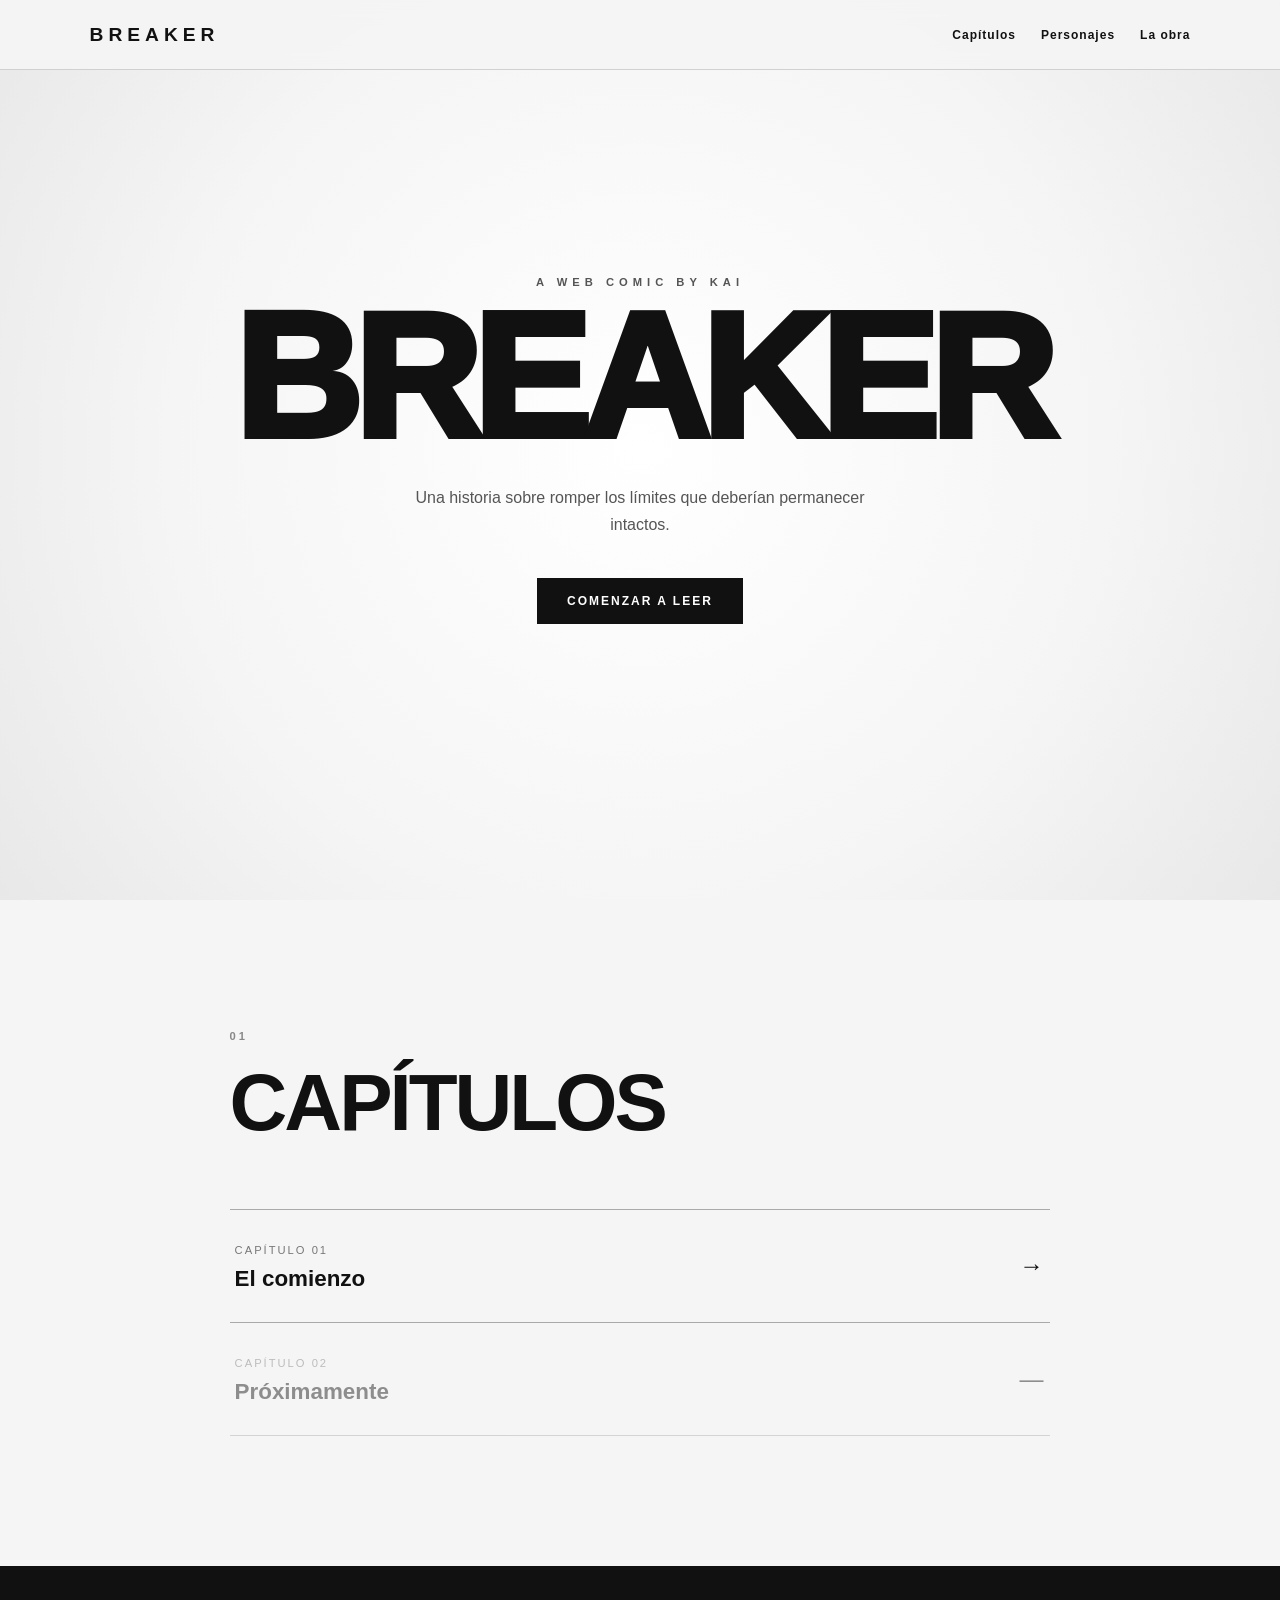
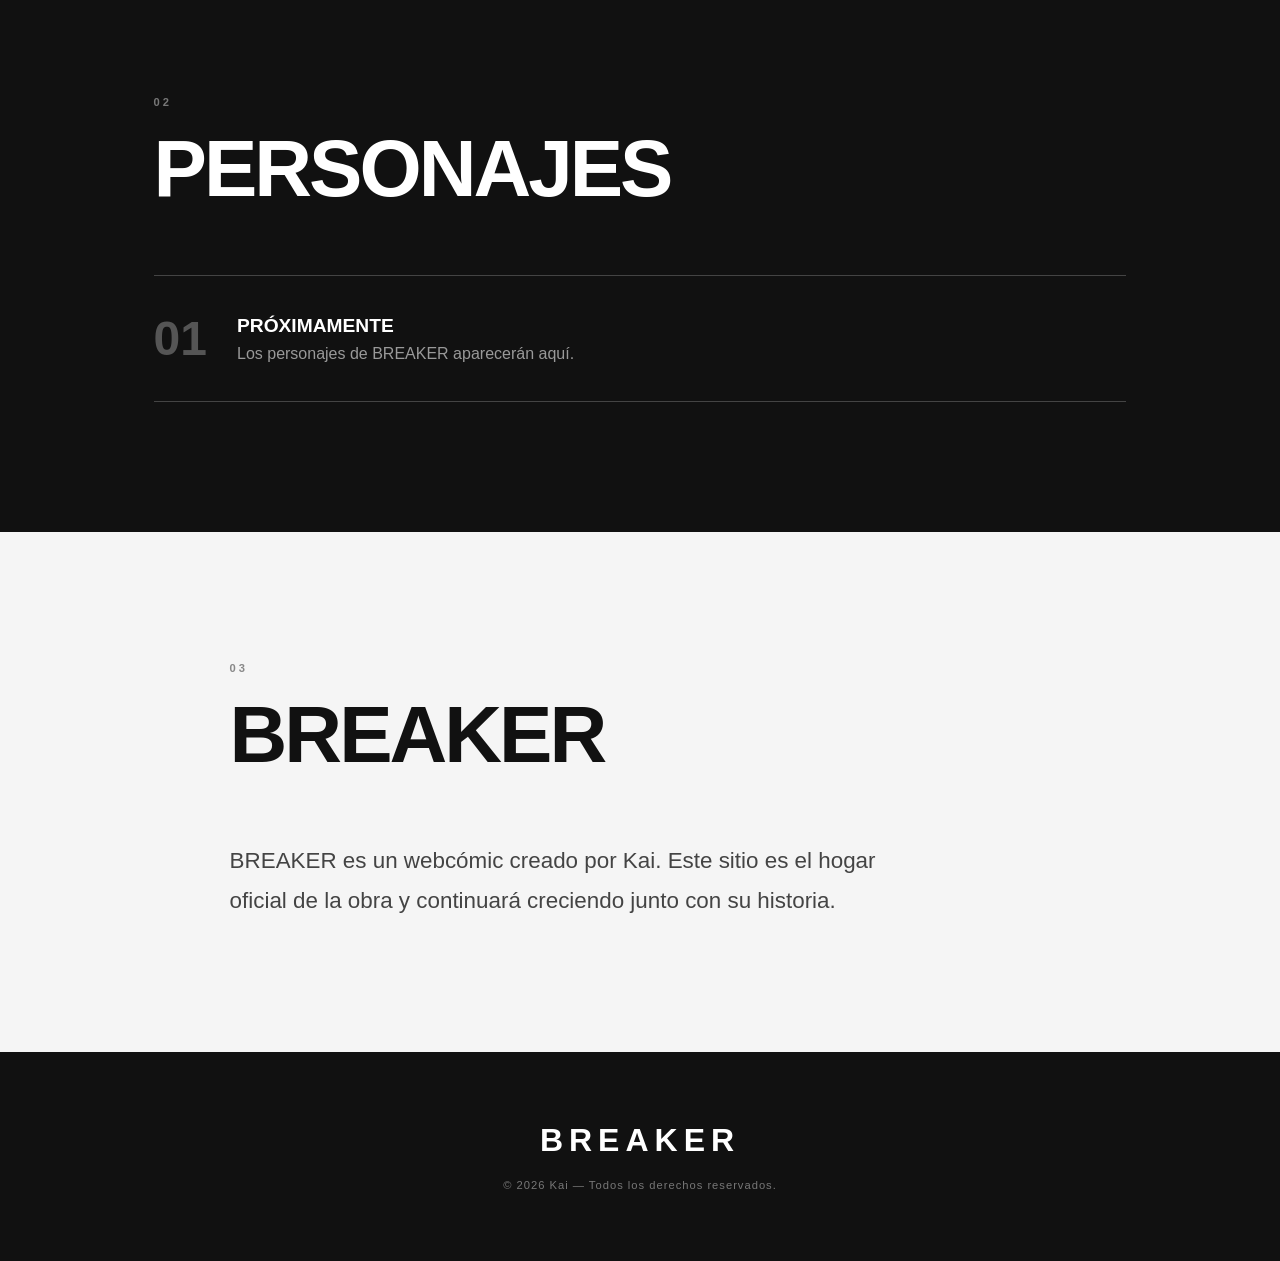
<file: index.html>
<!DOCTYPE html>
<html lang="es">
<head>
    <meta charset="UTF-8">
    <meta name="viewport" content="width=device-width, initial-scale=1.0">

    <title>BREAKER — Kai</title>

    <link rel="stylesheet" href="style.css">
</head>

<body>

    <!-- MENÚ -->
    <header class="navbar">
        <a href="#inicio" class="logo">BREAKER</a>

        <nav>
            <a href="#capitulos">Capítulos</a>
            <a href="#personajes">Personajes</a>
            <a href="#obra">La obra</a>
        </nav>
    </header>


    <!-- INICIO -->
    <main>

        <section id="inicio" class="hero">

            <div class="hero-content">

                <p class="small-title">A WEB COMIC BY KAI</p>

                <h1>BREAKER</h1>

                <p class="description">
                    Una historia sobre romper los límites que deberían
                    permanecer intactos.
                </p>

                <a href="#capitulos" class="main-button">
                    COMENZAR A LEER
                </a>

            </div>

        </section>


        <!-- CAPÍTULOS -->
        <section id="capitulos" class="section">

            <p class="section-number">01</p>

            <h2>CAPÍTULOS</h2>

            <div class="chapter-list">

                <a href="capitulo-1.html" class="chapter">

                    <div>
                        <span>CAPÍTULO 01</span>
                        <h3>El comienzo</h3>
                    </div>

                    <span class="arrow">→</span>

                </a>

                <div class="chapter locked">

                    <div>
                        <span>CAPÍTULO 02</span>
                        <h3>Próximamente</h3>
                    </div>

                    <span class="arrow">—</span>

                </div>

            </div>

        </section>


        <!-- PERSONAJES -->
        <section id="personajes" class="section characters">

            <p class="section-number">02</p>

            <h2>PERSONAJES</h2>

            <div class="character-placeholder">

                <div class="character-number">01</div>

                <div>
                    <h3>PRÓXIMAMENTE</h3>
                    <p>
                        Los personajes de BREAKER aparecerán aquí.
                    </p>
                </div>

            </div>

        </section>


        <!-- SOBRE LA OBRA -->
        <section id="obra" class="section about">

            <p class="section-number">03</p>

            <h2>BREAKER</h2>

            <p class="about-text">
                BREAKER es un webcómic creado por Kai.
                Este sitio es el hogar oficial de la obra y
                continuará creciendo junto con su historia.
            </p>

        </section>

    </main>


    <!-- PIE DE PÁGINA -->
    <footer>

        <div class="footer-logo">BREAKER</div>

        <p>
            © 2026 Kai — Todos los derechos reservados.
        </p>

    </footer>


</body>
  </html>
</file>
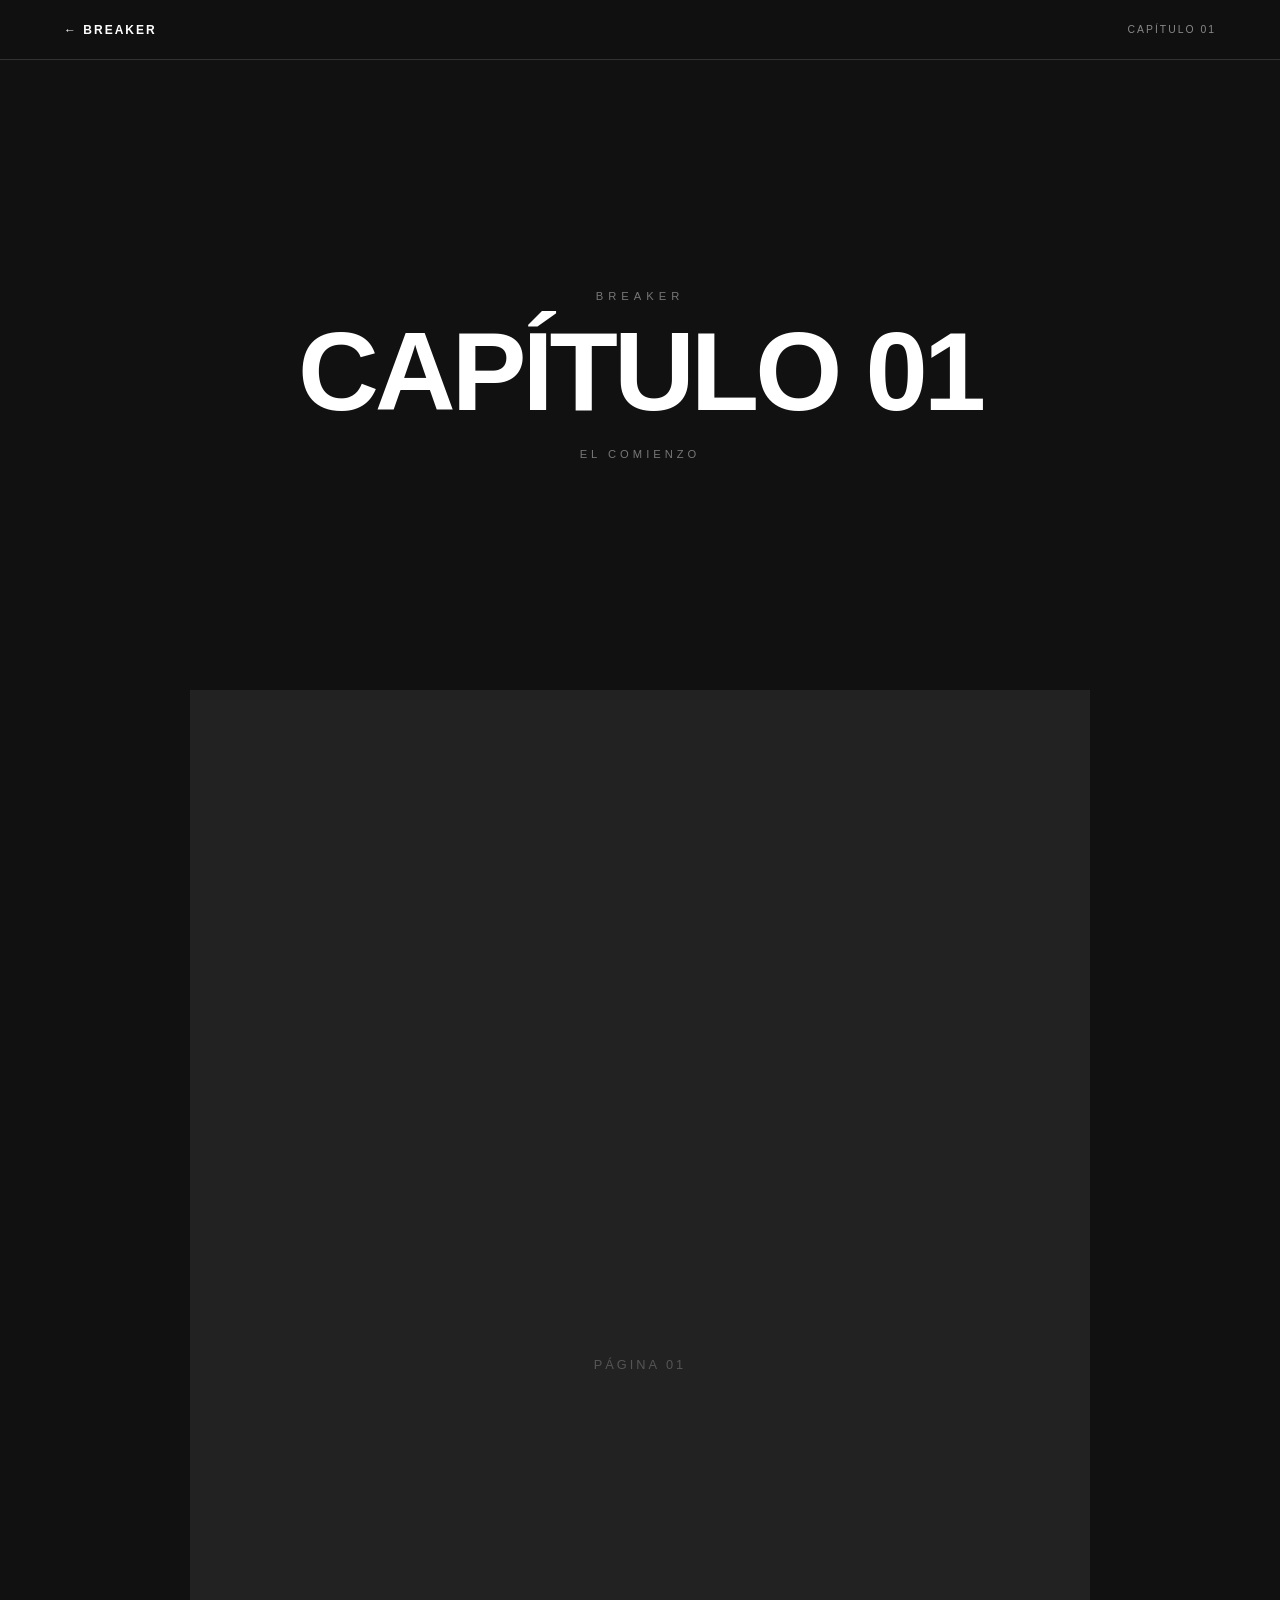
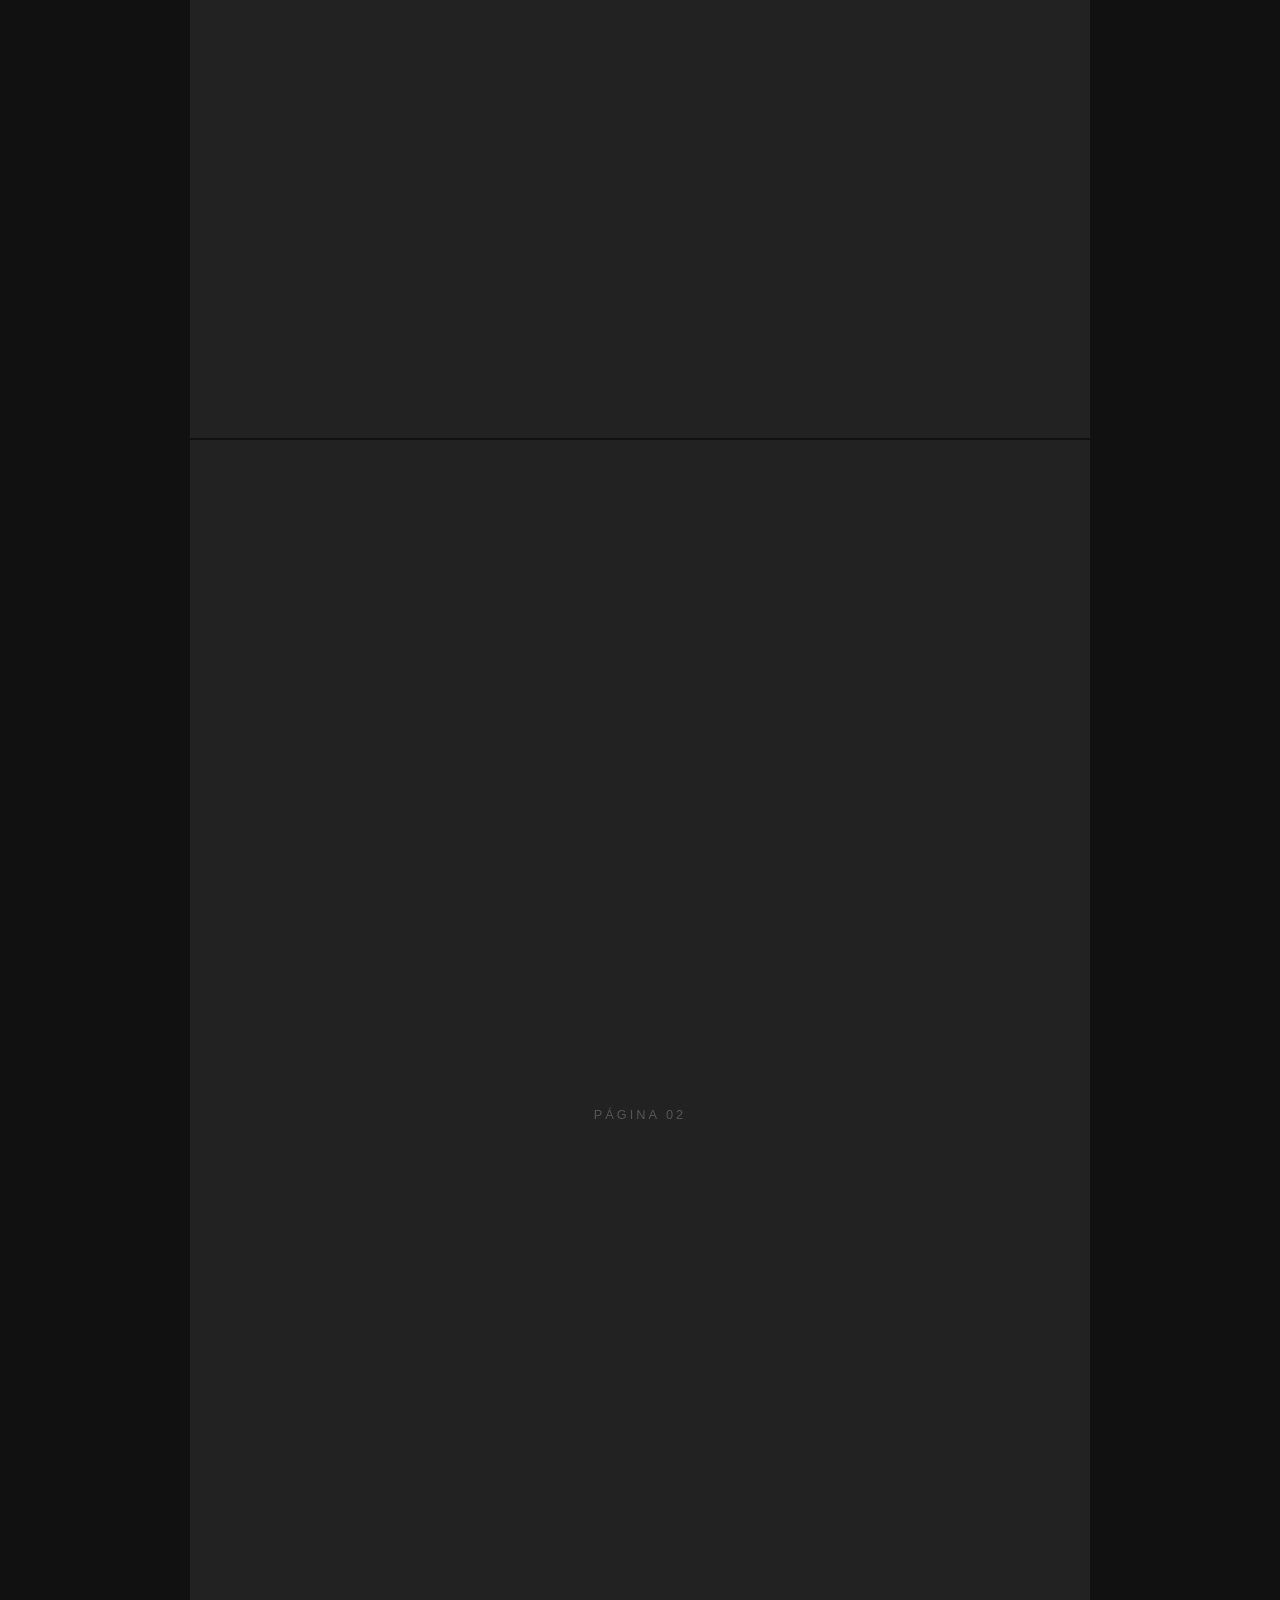
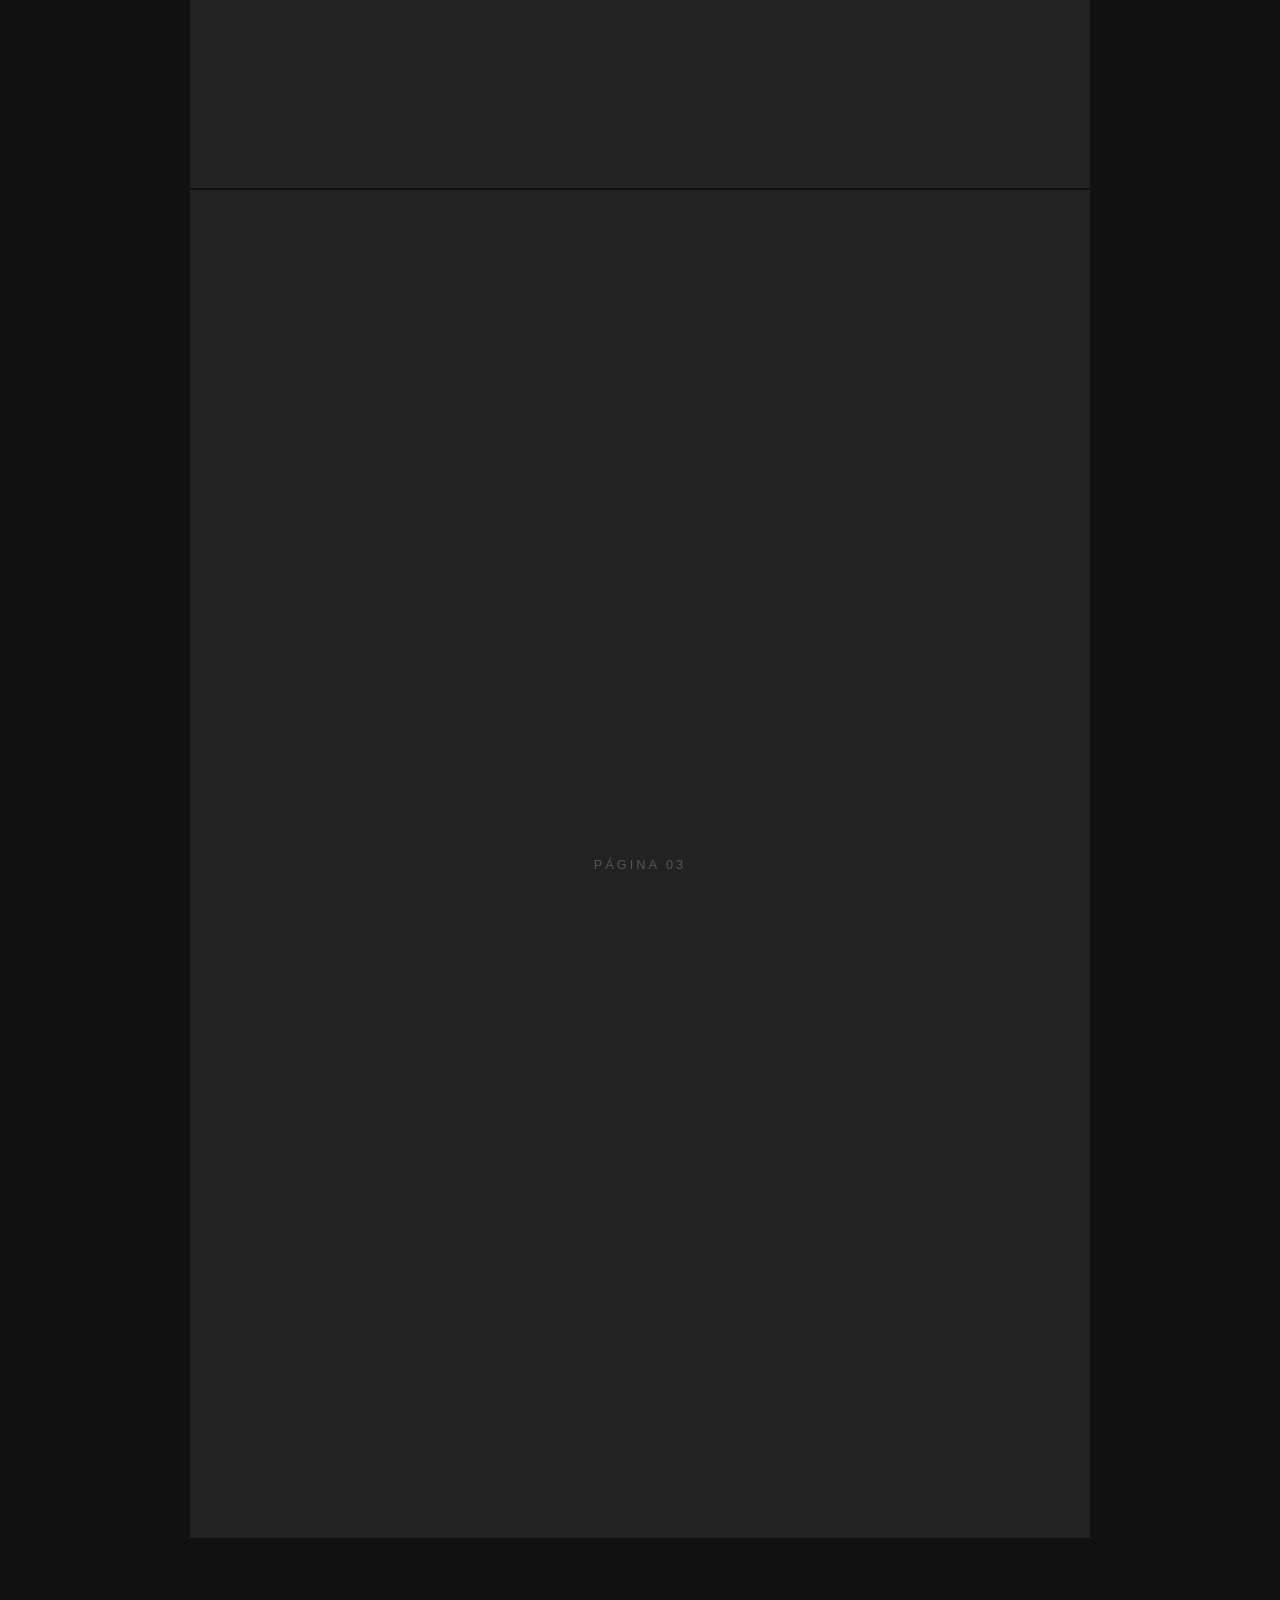
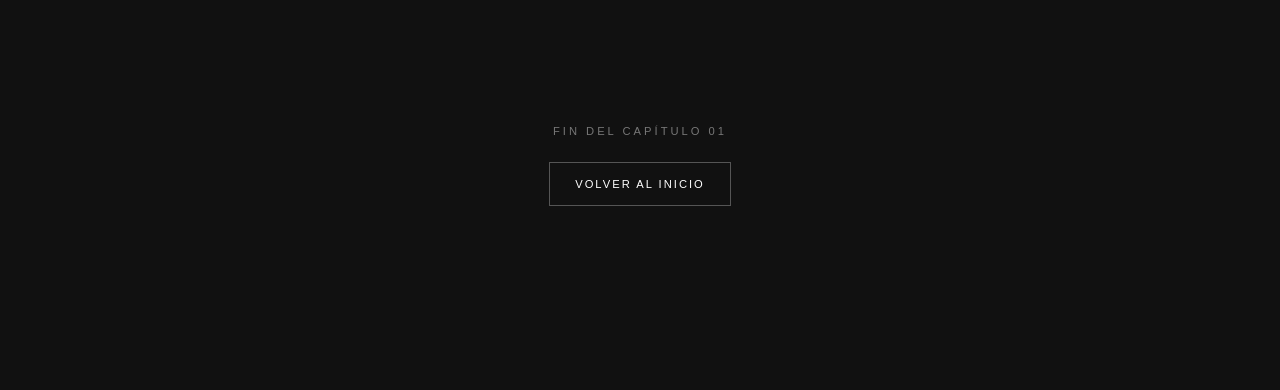
<file: capitulo-1.html>
<!DOCTYPE html>
<html lang="es">

<head>

    <meta charset="UTF-8">

    <meta name="viewport"
          content="width=device-width, initial-scale=1.0">

    <title>Capítulo 01 — BREAKER</title>

    <link rel="stylesheet" href="style.css">

</head>


<body>


    <!-- =========================
         ENCABEZADO
         ========================= -->

    <header class="reader-header">

        <a href="index.html">
            ← BREAKER
        </a>

        <span>
            CAPÍTULO 01
        </span>

    </header>



    <!-- =========================
         LECTOR
         ========================= -->

    <main class="comic-reader">


        <!-- PORTADA DEL CAPÍTULO -->

        <section class="chapter-cover">

            <p>
                BREAKER
            </p>

            <h1>
                CAPÍTULO 01
            </h1>

            <span>
                EL COMIENZO
            </span>

        </section>



        <!-- =========================
             PÁGINAS DEL CÓMIC
             ========================= -->

        <div class="comic-pages">


            <!--
            AQUÍ IRÁ LA PÁGINA 1

            Cuando subamos la imagen,
            cambiaremos esto por:

            <img src="comics/capitulo-1/01.jpg">

            -->

            <div class="page-placeholder">

                <span>
                    PÁGINA 01
                </span>

            </div>



            <!-- PÁGINA 2 -->

            <div class="page-placeholder">

                <span>
                    PÁGINA 02
                </span>

            </div>



            <!-- PÁGINA 3 -->

            <div class="page-placeholder">

                <span>
                    PÁGINA 03
                </span>

            </div>


        </div>



        <!-- =========================
             FINAL DEL CAPÍTULO
             ========================= -->

        <section class="chapter-end">

            <p>
                FIN DEL CAPÍTULO 01
            </p>

            <a href="index.html">
                VOLVER AL INICIO
            </a>

        </section>


    </main>



    <!-- =========================
         ESTILOS DEL LECTOR
         ========================= -->

    <style>

        body {
            background: #111;
            color: white;
        }


        .reader-header {

            position: sticky;

            top: 0;

            z-index: 1000;

            height: 60px;

            display: flex;

            justify-content: space-between;

            align-items: center;

            padding: 0 5%;

            background: rgba(17,17,17,0.95);

            border-bottom: 1px solid #333;

        }


        .reader-header a {

            color: white;

            text-decoration: none;

            font-size: 0.75rem;

            font-weight: bold;

            letter-spacing: 2px;

        }


        .reader-header span {

            color: #888;

            font-size: 0.65rem;

            letter-spacing: 2px;

        }


        .comic-reader {

            width: 100%;

            max-width: 900px;

            margin: auto;

        }


        .chapter-cover {

            min-height: 70vh;

            display: flex;

            flex-direction: column;

            justify-content: center;

            align-items: center;

            text-align: center;

            padding: 50px;

        }


        .chapter-cover p {

            font-size: 0.7rem;

            letter-spacing: 5px;

            color: #777;

            margin-bottom: 20px;

        }


        .chapter-cover h1 {

            font-size: clamp(3rem, 12vw, 7rem);

            line-height: 0.9;

            letter-spacing: -4px;

            margin-bottom: 25px;

        }


        .chapter-cover span {

            font-size: 0.7rem;

            letter-spacing: 4px;

            color: #777;

        }


        .comic-pages {

            width: 100%;

        }


        .page-placeholder {

            width: 100%;

            aspect-ratio: 2 / 3;

            display: flex;

            justify-content: center;

            align-items: center;

            background: #222;

            border-bottom: 2px solid #111;

        }


        .page-placeholder span {

            color: #555;

            font-size: 0.8rem;

            letter-spacing: 3px;

        }


        .chapter-end {

            min-height: 50vh;

            display: flex;

            flex-direction: column;

            justify-content: center;

            align-items: center;

            gap: 25px;

            text-align: center;

        }


        .chapter-end p {

            color: #777;

            letter-spacing: 3px;

            font-size: 0.7rem;

        }


        .chapter-end a {

            color: white;

            border: 1px solid #555;

            padding: 15px 25px;

            text-decoration: none;

            font-size: 0.7rem;

            letter-spacing: 2px;

        }


        @media (max-width: 650px) {

            .chapter-cover {

                min-height: 80vh;

            }

        }

    </style>


</body>

  </html>
</file>
<file: style.css>
/* =========================
   BREAKER — KAI
   ESTILO MINIMALISTA / MANGA
   ========================= */

* {
    margin: 0;
    padding: 0;
    box-sizing: border-box;
}

html {
    scroll-behavior: smooth;
}

body {
    background: #f5f5f5;
    color: #111;
    font-family: Arial, Helvetica, sans-serif;
    overflow-x: hidden;
}


/* =========================
   MENÚ
   ========================= */

.navbar {
    position: fixed;
    top: 0;
    left: 0;

    width: 100%;
    height: 70px;

    display: flex;
    align-items: center;
    justify-content: space-between;

    padding: 0 7%;

    background: rgba(245, 245, 245, 0.92);
    backdrop-filter: blur(10px);

    border-bottom: 1px solid #d0d0d0;

    z-index: 1000;
}

.logo {
    color: #111;
    text-decoration: none;

    font-size: 1.2rem;
    font-weight: 900;
    letter-spacing: 5px;
}

.navbar nav {
    display: flex;
    gap: 25px;
}

.navbar nav a {
    color: #111;
    text-decoration: none;

    font-size: 0.75rem;
    font-weight: bold;

    letter-spacing: 1px;

    transition: opacity 0.2s;
}

.navbar nav a:hover {
    opacity: 0.45;
}


/* =========================
   HERO
   ========================= */

.hero {
    min-height: 100vh;

    display: flex;
    align-items: center;
    justify-content: center;

    padding: 100px 8%;

    background:
        radial-gradient(
            circle at center,
            #ffffff 0%,
            #f5f5f5 60%,
            #e8e8e8 100%
        );

    text-align: center;
}

.hero-content {
    max-width: 900px;
}

.small-title {
    font-size: 0.7rem;
    font-weight: bold;

    letter-spacing: 5px;

    margin-bottom: 20px;

    color: #555;
}

.hero h1 {
    font-size: clamp(4rem, 18vw, 11rem);

    line-height: 0.8;

    font-weight: 1000;

    letter-spacing: -8px;

    margin-bottom: 35px;
}

.description {
    max-width: 500px;

    margin: auto;

    color: #555;

    font-size: 1rem;
    line-height: 1.7;

    margin-bottom: 40px;
}


/* =========================
   BOTÓN
   ========================= */

.main-button {
    display: inline-block;

    padding: 16px 30px;

    background: #111;
    color: white;

    text-decoration: none;

    font-size: 0.75rem;
    font-weight: bold;

    letter-spacing: 2px;

    transition:
        transform 0.2s,
        background 0.2s;
}

.main-button:hover {
    transform: translateY(-3px);
    background: #333;
}


/* =========================
   SECCIONES
   ========================= */

.section {
    max-width: 1000px;

    margin: auto;

    padding: 130px 7%;
}

.section-number {
    font-size: 0.7rem;

    font-weight: bold;

    letter-spacing: 3px;

    color: #888;

    margin-bottom: 15px;
}

.section h2 {
    font-size: clamp(2.5rem, 8vw, 5rem);

    letter-spacing: -3px;

    margin-bottom: 60px;
}


/* =========================
   CAPÍTULOS
   ========================= */

.chapter-list {
    border-top: 1px solid #aaa;
}

.chapter {
    display: flex;

    justify-content: space-between;
    align-items: center;

    padding: 30px 5px;

    border-bottom: 1px solid #aaa;

    color: #111;

    text-decoration: none;

    transition:
        padding 0.2s,
        background 0.2s;
}

.chapter:hover {
    padding-left: 20px;
    padding-right: 20px;

    background: #fff;
}

.chapter span {
    font-size: 0.7rem;

    letter-spacing: 2px;

    color: #777;
}

.chapter h3 {
    margin-top: 8px;

    font-size: 1.4rem;

    font-weight: 700;
}

.arrow {
    font-size: 1.5rem !important;

    color: #111 !important;
}

.locked {
    opacity: 0.45;
}


/* =========================
   PERSONAJES
   ========================= */

.characters {
    background: #111;
    color: white;

    max-width: none;

    padding-left: 12%;
    padding-right: 12%;
}

.characters .section-number {
    color: #777;
}

.character-placeholder {
    display: flex;

    align-items: center;

    gap: 30px;

    border-top: 1px solid #444;
    border-bottom: 1px solid #444;

    padding: 35px 0;
}

.character-number {
    font-size: 3rem;

    font-weight: 900;

    color: #555;
}

.character-placeholder h3 {
    font-size: 1.2rem;

    margin-bottom: 8px;
}

.character-placeholder p {
    color: #999;
}


/* =========================
   SOBRE LA OBRA
   ========================= */

.about-text {
    max-width: 700px;

    font-size: 1.4rem;

    line-height: 1.8;

    color: #444;
}


/* =========================
   FOOTER
   ========================= */

footer {
    padding: 70px 7%;

    background: #111;

    color: #777;

    text-align: center;
}

.footer-logo {
    color: white;

    font-size: 2rem;

    font-weight: 900;

    letter-spacing: 6px;

    margin-bottom: 20px;
}

footer p {
    font-size: 0.7rem;

    letter-spacing: 1px;
}


/* =========================
   CELULAR
   ========================= */

@media (max-width: 650px) {

    .navbar {
        height: 60px;

        padding: 0 5%;
    }

    .navbar nav {
        gap: 12px;
    }

    .navbar nav a {
        font-size: 0.6rem;
    }

    .logo {
        font-size: 1rem;
        letter-spacing: 3px;
    }

    .hero {
        min-height: 100svh;

        padding: 100px 6%;
    }

    .hero h1 {
        letter-spacing: -5px;
    }

    .description {
        font-size: 0.9rem;
    }

    .section {
        padding: 100px 7%;
    }

    .section h2 {
        letter-spacing: -2px;

        margin-bottom: 40px;
    }

    .characters {
        padding-left: 7%;
        padding-right: 7%;
    }

    .about-text {
        font-size: 1.1rem;
    }
  }
</file>
